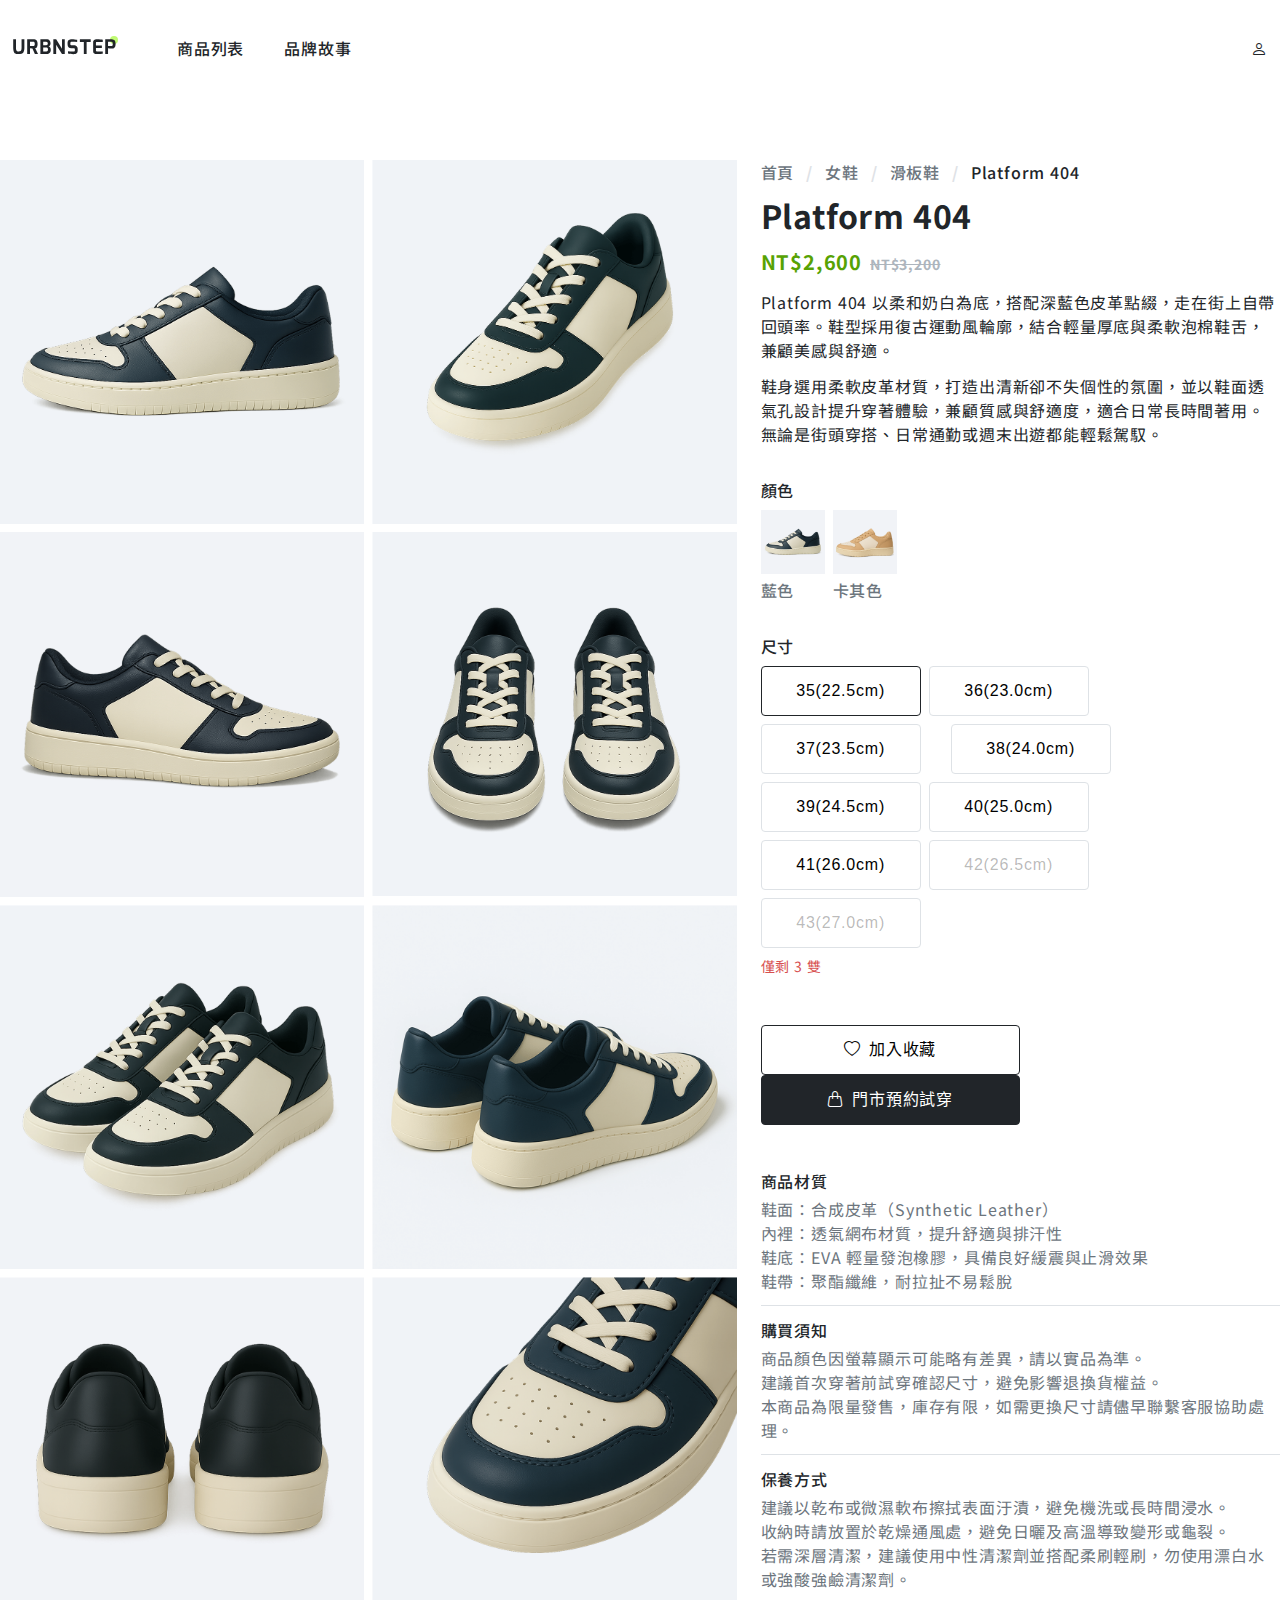
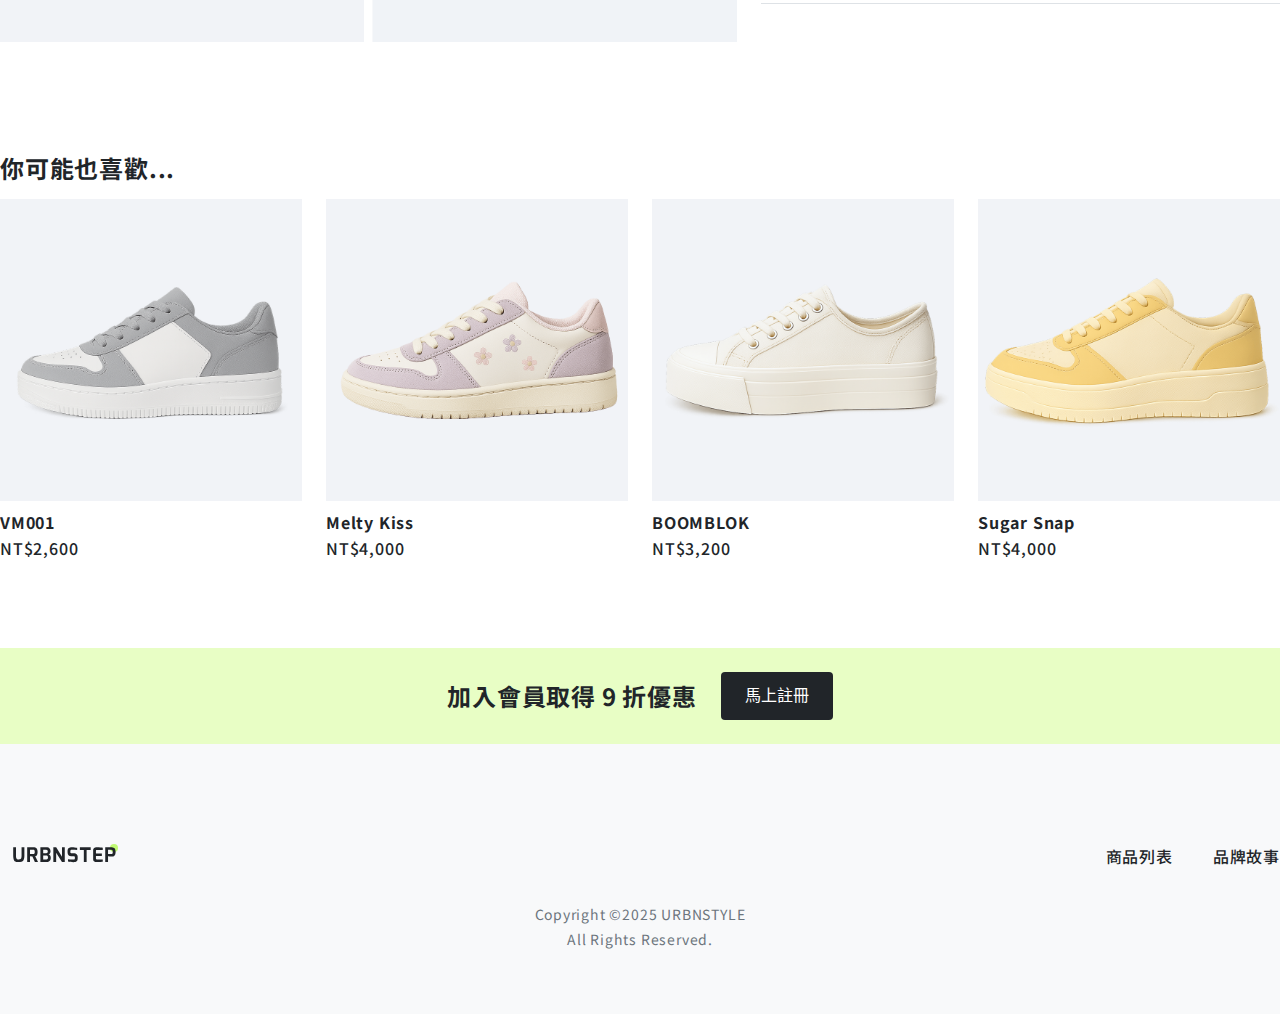
<file: productInfo.html>
<!DOCTYPE html>
<html lang="zh-TW">
<head>
    <meta charset="UTF-8">
    <meta name="viewport" content="width=device-width, initial-scale=1.0">
    <title>產品詳情｜URBNSTEP</title>
    <!-- 引入字體 -->
    <link rel="preconnect" href="https://fonts.googleapis.com">
    <link rel="preconnect" href="https://fonts.gstatic.com" crossorigin>
    <link href="https://fonts.googleapis.com/css2?family=Noto+Sans+TC:wght@100..900&display=swap" rel="stylesheet">
    <!-- Bootstrap Icon-->
    <link rel="stylesheet" href="https://cdn.jsdelivr.net/npm/bootstrap-icons@1.13.1/font/bootstrap-icons.min.css">
    <!-- CSS -->
    <link rel="stylesheet" href="css/all.css">
</head>
<body>
    <nav class="container py-8 d-flex align-center justify-between my-16">
        <ul class="d-flex align-center">
            <li class="mr-48"><a href="./index.html">
                <img src="./img/logo.svg" alt="URBNSTEP logo">
            </a></li>
            <li class="mr-40"><a class="py-12" href="./productList.html">商品列表</a></li>
            <li><a class="py-12" href="#">品牌故事</a></li>
        </ul>
        <a class="p-12" href="#"><i class="bi bi-person"></i></a>
    </nav>
    <main class="container">
        <div class="row py-64">
            <!-- 左側商品照片 -->
            <div class="col-7">
                <div class="product-row">
                    <div class="product-col mb-8">
                        <img src="./img/image.png" alt="product image - Platform 404">
                    </div>
                    <div class="product-col mb-8">
                        <img src="./img/image-1.png" alt="product image - Platform 404">
                    </div>
                    <div class="product-col mb-8">
                        <img src="./img/image-2.png" alt="product image - Platform 404 側面">
                    </div>
                    <div class="product-col mb-8">
                        <img src="./img/image-3.png" alt="product image - Platform 404">
                    </div>
                    <div class="product-col mb-8">
                        <img src="./img/image-4.png" alt="product image - Platform 404">
                    </div>
                    <div class="product-col mb-8">
                        <img src="./img/image-5.png" alt="product image - Platform 404">
                    </div>
                    <div class="product-col">
                        <img src="./img/image-6.png" alt="product image - Platform 404">
                    </div>
                    <div class="product-col">
                        <img src="./img/image-7.png" alt="product image - Platform 404">
                    </div>
                </div>
            </div>
            <!-- 右邊商品詳情 -->
             <div class="col-5">
                <!-- 麵包屑導覽 -->
                <div class="container mb-12">
                    <nav>
                        <ol class="d-flex">
                            <li class="breadcrumb-item"><a class="breadcrumb-link" href="/index.html">首頁</a></li>
                            <li class="breadcrumb-item"><a class="breadcrumb-link" href="#">女鞋</a></li>
                            <li class="breadcrumb-item"><a class="breadcrumb-link" href="#">滑板鞋</a></li>
                            <li class="breadcrumb-item text-md">Platform 404</li>
                        </ol>
                    </nav>
                </div>
                <h1 class="heading-2 mb-16">Platform 404</h1>
                <p class="heading-5 text-primary-400 mb-16">NT$2,600<del class="del-price text-sm text-neutral-500">NT$3,200</del></p>
                <p class="pb-12">
                    Platform 404 以柔和奶白為底，搭配深藍色皮革點綴，走在街上自帶回頭率。鞋型採用復古運動風輪廓，結合輕量厚底與柔軟泡棉鞋舌，兼顧美感與舒適。
                </p>
                <p class="mb-32">
                    鞋身選用柔軟皮革材質，打造出清新卻不失個性的氛圍，並以鞋面透氣孔設計提升穿著體驗，兼顧質感與舒適度，適合日常長時間著用。無論是街頭穿搭、日常通勤或週末出遊都能輕鬆駕馭。
                </p>
                <div>
                    <!-- 產品顏色 -->
                    <h3 class="text-md mb-8">顏色</h3>
                    <div class="d-flex mb-32">
                        <div class="product-color mr-8">
                            <img class="pb-4" src="./img/product.png" alt="Platform 404 藍色">
                            <p class="text-md text-neutral-600">藍色</p>
                        </div>
                        <div class="product-color">
                            <img class="pb-4" src="./img/product-1.png" alt="Platform 404 卡其色">
                            <p class="text-md text-neutral-600">卡其色</p>
                        </div>
                    </div>
                    <!-- 產品尺寸 -->
                    <h3 class="text-md mb-8">尺寸</h3>
                    <div class="d-flex flex-wrap">
                        <button class="active btn-neutral-outlined-text btn-product-size mr-8 mb-8"  type="button">35(22.5cm)
                        </button>
                        <button class="btn-neutral-outlined-text btn-product-size mr-8 mb-8"  type="button">36(23.0cm)
                        </button>
                        <button class="btn-neutral-outlined-text btn-product-size mr-30 mb-8"  type="button">37(23.5cm)
                        </button>
                        <button class="btn-neutral-outlined-text btn-product-size mr-8 mb-8"  type="button">38(24.0cm)
                        </button>
                        <button class="btn-neutral-outlined-text btn-product-size mr-8 mb-8"  type="button">39(24.5cm)
                        </button>
                        <button class="btn-neutral-outlined-text btn-product-size mr-30 mb-8"  type="button">40(25.0cm)
                        </button>
                        <button class="btn-neutral-outlined-text btn-product-size mr-8 mb-8"  type="button">41(26.0cm)
                        </button>
                        <button disabled class="btn-neutral-outlined-text btn-product-size mr-8 mb-8"  type="button">42(26.5cm)
                        </button>
                        <button disabled class="btn-neutral-outlined-text btn-product-size mr-30 mb-8"  type="button">43(27.0cm)
                        </button>
                    </div>
                    <p class="text-danger-300 text-sm mb-48">僅剩 3 雙</p>
                    <!-- 行動按鈕 -->
                    <div class="mb-32">
                        <button class="btn-neutral-outlined-text action-btn" type="button"><i class="bi bi-heart mr-8"></i>加入收藏</button>
                        <button class="active btn-neutral-outlined-text action-btn" type="button"><i class="bi bi-handbag mr-8"></i>門市預約試穿</button>
                    </div>
                    <section class="info-block py-12">
                        <h3 class="text-md mb-4">商品材質</h3>
                        <ul>
                            <li class="text-neutral-600">
                                鞋面：合成皮革（Synthetic Leather）
                            </li>
                            <li class="text-neutral-600">
                                內裡：透氣網布材質，提升舒適與排汗性
                            </li>
                            <li class="text-neutral-600">
                                鞋底：EVA 輕量發泡橡膠，具備良好緩震與止滑效果
                            </li>
                            <li class="text-neutral-600">
                                鞋帶：聚酯纖維，耐拉扯不易鬆脫
                            </li>
                        </ul>
                    </section>
                    <section class="info-block py-12">
                        <h3 class="text-md mb-4">購買須知</h3>
                        <p class="text-neutral-600">
                            商品顏色因螢幕顯示可能略有差異，請以實品為準。<br>建議首次穿著前試穿確認尺寸，避免影響退換貨權益。<br>本商品為限量發售，庫存有限，如需更換尺寸請儘早聯繫客服協助處理。
                        </p>
                    </section>
                    <section class="info-block py-12">
                        <h3 class="text-md mb-4">保養方式</h3>
                        <p class="text-neutral-600">
                            建議以乾布或微濕軟布擦拭表面汙漬，避免機洗或長時間浸水。<br>收納時請放置於乾燥通風處，避免日曬及高溫導致變形或龜裂。<br>若需深層清潔，建議使用中性清潔劑並搭配柔刷輕刷，勿使用漂白水或強酸強鹼清潔劑。
                        </p>
                    </section>
                </div>
             </div>
        </div>
    </main>
    <div class="container py-48 mb-40">
        <h2 class="heading-4 mb-16">你可能也喜歡...</h2>
        <ul class="row">
            <li class="col-3">
                <a href="./productInfo.html">
                    <img class="pb-12" src="./img/product-2.png" alt="VM001">
                    <h2 class="heading-6 pb-4 ">VM001</h2>
                    <data class="text-md" value="2600">NT$2,600</data>
                </a>
            </li>
            <li class="col-3">
                <a href="./productInfo.html">
                    <img class="pb-12" src="./img/product-3.png" alt="Melty Kiss">
                    <h2 class="heading-6 pb-4 ">Melty Kiss</h2>
                    <data class="text-md" value="4000">NT$4,000</data>
                </a>
            </li>
            <li class="col-3">
                <a href="./productInfo.html">
                    <img class="pb-12" src="./img/product-4.png" alt="BOOMBLOK">
                    <h2 class="heading-6 pb-4 ">BOOMBLOK</h2>
                    <data class="text-md" value="3200">NT$3,200</data>
                </a>
            </li>
            <li class="col-3">
                <a href="./productInfo.html">
                    <img class="pb-12" src="./img/product-7.png" alt="Sugar Snap">
                    <h2 class="heading-6 pb-4 ">Sugar Snap</h2>
                    <data class="text-md" value="4000">NT$4,000</data>
                </a>
            </li>
        </ul>
    </div>
    <!-- Call to Action -->
    <section class="CTA d-flex justify-center align-center bg-primary-200 py-24">
        <p class="heading-4 mr-24">加入會員取得 9 折優惠</p>
        <button class="btn-neutral-filled-text" type="button">馬上註冊</button>
    </section>
    <!-- footer -->
     <footer class="py-64 bg-neutral-100">
        <nav class="container py-8 d-flex align-center justify-between my-16">
            <a href="./index.html">
                <img src="./img/logo.svg" alt="URBNSTEP logo">
            </a>
            <ul class="d-flex align-center">
                <li class="mr-40"><a class="py-12" href="./productList.html">商品列表</a></li>
                <li><a class="py-12" href="#">品牌故事</a></li>
            </ul>
        </nav>
        <div class="copyright">
            <p class="text-sm pb-4">Copyright ©2025 URBNSTYLE</p>
            <p class="text-sm">All Rights Reserved.</p>
        </div>
     </footer>
</body>
</html>
</file>
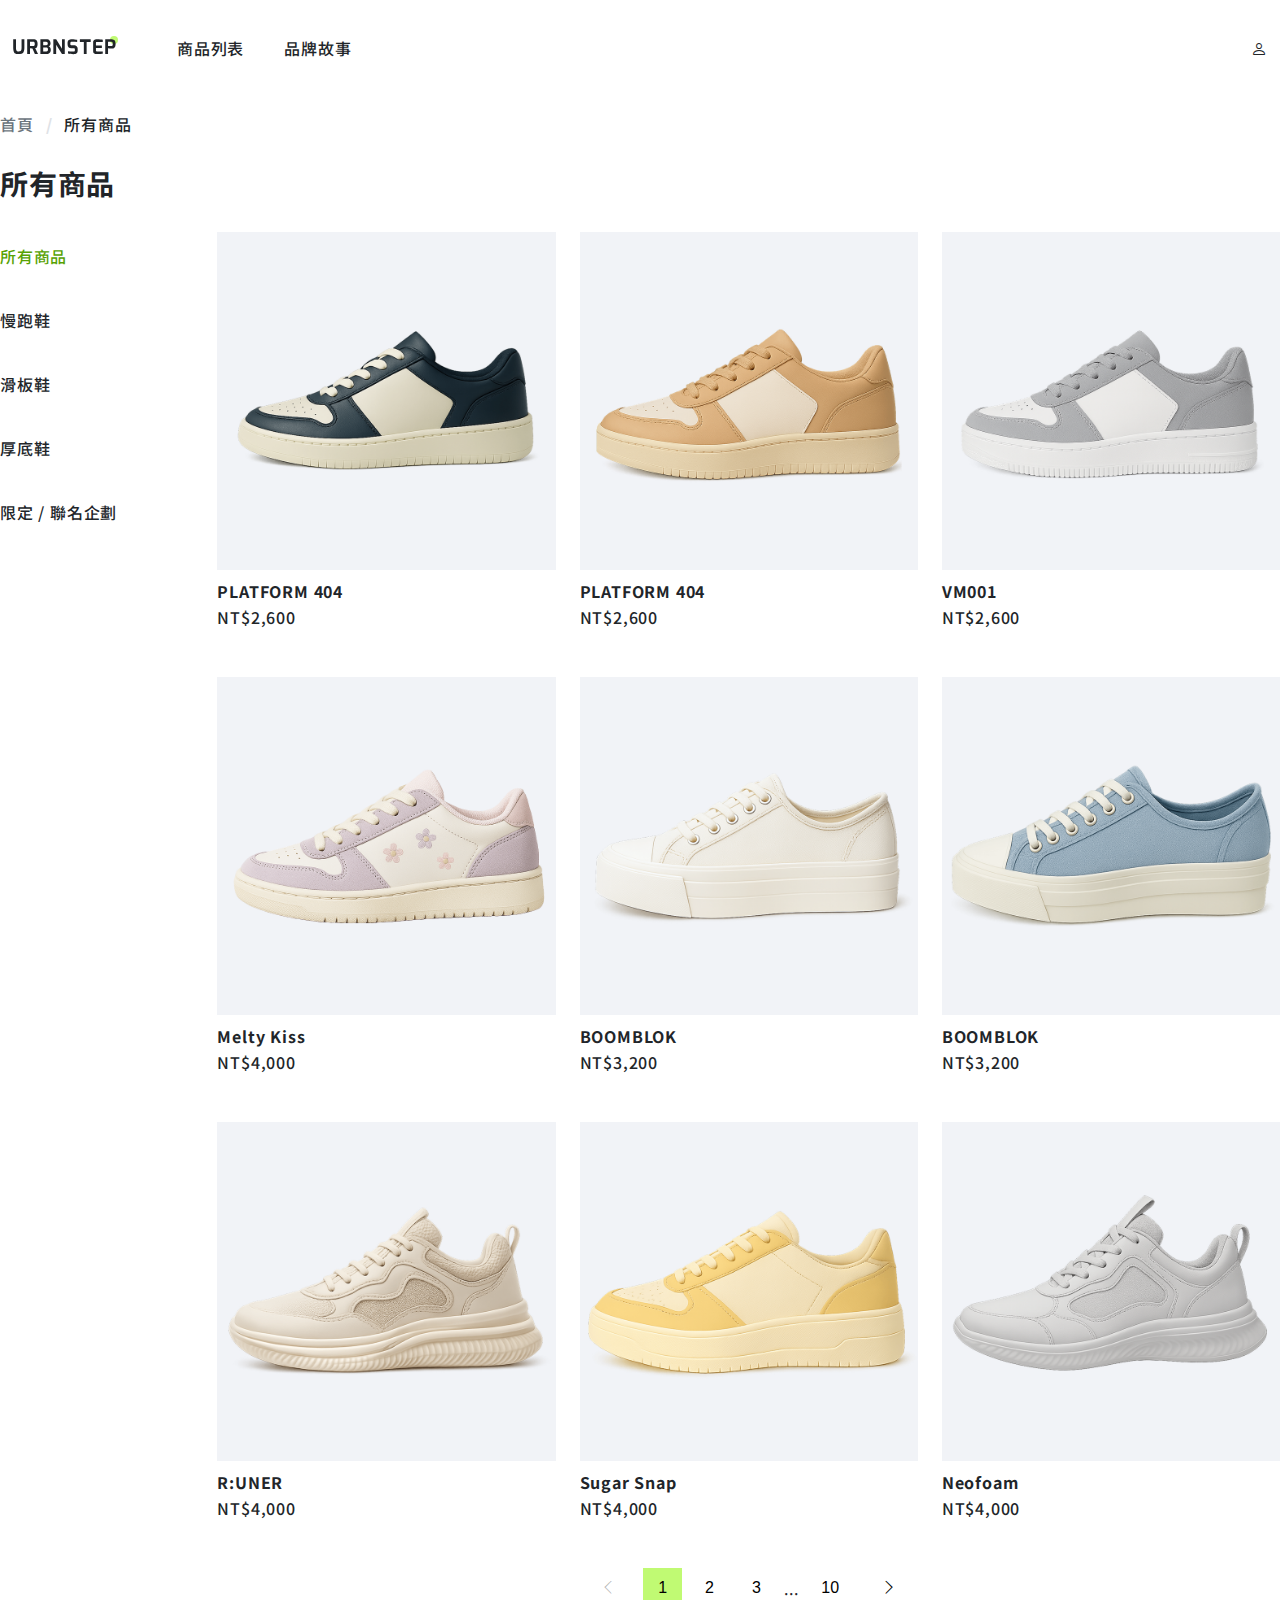
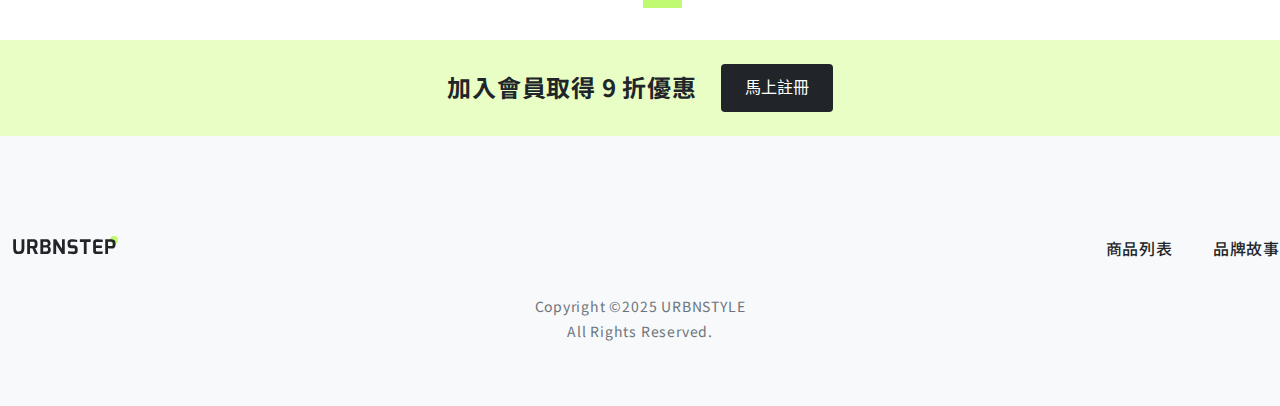
<file: productList.html>
<!DOCTYPE html>
<html lang="zh-TW">
<head>
    <meta charset="UTF-8">
    <meta name="viewport" content="width=device-width, initial-scale=1.0">
    <title>所有產品｜URBNSTEP</title>
    <!-- 引入字體 -->
    <link rel="preconnect" href="https://fonts.googleapis.com">
    <link rel="preconnect" href="https://fonts.gstatic.com" crossorigin>
    <link href="https://fonts.googleapis.com/css2?family=Noto+Sans+TC:wght@100..900&display=swap" rel="stylesheet">
    <!-- Bootstrap Icon-->
    <link rel="stylesheet" href="https://cdn.jsdelivr.net/npm/bootstrap-icons@1.13.1/font/bootstrap-icons.min.css">
    <!-- CSS -->
    <link rel="stylesheet" href="css/all.css">
</head>
<body>
    <nav class="container py-8 d-flex align-center justify-between my-16">
        <ul class="d-flex align-center">
            <li class="mr-48"><a href="index.html">
                <img src="img/logo.svg" alt="URBNSTEP logo">
            </a></li>
            <li class="mr-40"><a class="py-12" href="productList.html">商品列表</a></li>
            <li><a class="py-12" href="#">品牌故事</a></li>
        </ul>
        <a class="p-12" href="#"><i class="bi bi-person"></i></a>
    </nav>
    <!-- 麵包屑導覽 -->
    <div class="container mb-24 mt-32">
        <nav>
            <ol class="d-flex">
                <li class="breadcrumb-item"><a class="breadcrumb-link" href="/index.html">首頁</a></li>
                <li class="breadcrumb-item">所有商品</li>
            </ol>
        </nav>
    </div>
    <!-- 本頁標題 -->
    <div class="container">
        <h1 class="heading-3 py-7 mb-24">所有商品</h1>
    </div> 
    <!-- 主要內容 -->
    <main class="container">
        <div class="row">
            <!-- 左側選單 -->
            <div class="col-2">
                <nav>
                    <ul class="menu">
                        <li><a class="py-12 mb-16 active" href="#">所有商品</a></li>
                        <li><a class="py-12 mb-16" href="#">慢跑鞋</a></li>
                        <li><a class="py-12 mb-16" href="#">滑板鞋</a></li>
                        <li><a class="py-12 mb-16" href="#">厚底鞋</a></li>
                        <li><a class="py-12" href="#">限定 / 聯名企劃</a></li>
                    </ul>
                </nav>
            </div>
            <!-- 右側商品 -->
            <div class="col-10">
                <ul class="row">
                    <li class="col-4 mb-48">
                        <a href="/productInfo.html">
                            <img class="pb-12" src="/img/product.png" alt="PLATFORM 404 blue">
                            <h2 class="heading-6 pb-4 ">PLATFORM 404</h2>
                            <data class="text-md" value="2600">NT$2,600</data>
                        </a>
                    </li>
                    <li class="col-4 mb-48">
                        <a href="/productInfo.html">
                            <img class="pb-12" src="/img/product-1.png" alt="PLATFORM 404 orange">
                            <h2 class="heading-6 pb-4 ">PLATFORM 404</h2>
                            <data class="text-md" value="2600">NT$2,600</data>
                        </a>
                    </li>
                    <li class="col-4 mb-48">
                        <a href="/productInfo.html">
                            <img class="pb-12" src="./img/product-2.png" alt="VM001">
                            <h2 class="heading-6 pb-4 ">VM001</h2>
                            <data class="text-md" value="2600">NT$2,600</data>
                        </a>
                    </li>
                    <li class="col-4 mb-48">
                        <a href="/productInfo.html">
                            <img class="pb-12" src="/img/product-3.png" alt="Melty Kiss">
                            <h2 class="heading-6 pb-4 ">Melty Kiss</h2>
                            <data class="text-md" value="4000">NT$4,000</data>
                        </a>
                    </li>
                    <li class="col-4 mb-48">
                        <a href="/productInfo.html">
                            <img class="pb-12" src="/img/product-4.png" alt="BOOMBLOK">
                            <h2 class="heading-6 pb-4 ">BOOMBLOK</h2>
                            <data class="text-md" value="3200">NT$3,200</data>
                        </a>
                    </li>
                    <li class="col-4 mb-48">
                        <a href="/productInfo.html">
                            <img class="pb-12" src="/img/product-5.png" alt="BOOMBLOK">
                            <h2 class="heading-6 pb-4 ">BOOMBLOK</h2>
                            <data class="text-md" value="3200">NT$3,200</data>
                        </a>
                    </li>
                    <li class="col-4 mb-48">
                        <a href="/productInfo.html">
                            <img class="pb-12" src="/img/product-6.png" alt="R:UNER">
                            <h2 class="heading-6 pb-4 ">R:UNER</h2>
                            <data class="text-md" value="4000">NT$4,000</data>
                        </a>
                    </li>
                    <li class="col-4 mb-48">
                        <a href="/productInfo.html">
                            <img class="pb-12" src="/img/product-7.png" alt="Sugar Snap">
                            <h2 class="heading-6 pb-4 ">Sugar Snap</h2>
                            <data class="text-md" value="4000">NT$4,000</data>
                        </a>
                    </li>
                    <li class="col-4 mb-48">
                        <a href="/productInfo.html">
                            <img class="pb-12" src="/img/product-8.png" alt="Neofoam">
                            <h2 class="heading-6 pb-4 ">Neofoam</h2>
                            <data class="text-md" value="4000">NT$4,000</data>
                        </a>
                    </li>
                </ul>
                <!-- 分頁 -->
                 <ul class="d-flex justify-center align-center mb-32">
                    <li class="mr-12 page-item">
                        <button disabled class="btn-page" type="button">
                            <i class="bi bi-chevron-left">
                            </i>
                        </button>
                    </li>
                    <li class="mr-8 page-item active"><button class="btn-page" type="button">1</button></li>
                    <li class="mr-8 page-item"><button class="btn-page" type="button">2</button></li>
                    <li class="mr-8 page-item"><button class="btn-page" type="button">3</button></li>
                    <li class="mr-8 page-item">...</li>
                    <li class="mr-12 page-item"><button class="btn-page" type="button">10</button></li>
                    <li class="page-item"><button class="btn-page" type="button"><i class="bi bi-chevron-right"></i></button></li>
                 </ul>
            </div>
        </div>
    </main> 
    <!-- Call to Action -->
    <section class="CTA d-flex justify-center align-center bg-primary-200 py-24">
        <p class="heading-4 mr-24">加入會員取得 9 折優惠</p>
        <button class="btn-neutral-filled-text" type="button">馬上註冊</button>
    </section>
    <!-- footer -->
     <footer class="py-64 bg-neutral-100">
        <nav class="container py-8 d-flex align-center justify-between my-16">
            <a href="index.html">
                <img src="img/logo.svg" alt="URBNSTEP logo">
            </a>
            <ul class="d-flex align-center">
                <li class="mr-40"><a class="py-12" href="productList.html">商品列表</a></li>
                <li><a class="py-12" href="#">品牌故事</a></li>
            </ul>
        </nav>
        <div class="copyright">
            <p class="text-sm pb-4">Copyright ©2025 URBNSTYLE</p>
            <p class="text-sm">All Rights Reserved.</p>
        </div>
     </footer>
</body>
</html>
</file>
<file: css/all.css>
@charset "UTF-8";
/* 顏色 */
/* http://meyerweb.com/eric/tools/css/reset/ 
   v2.0 | 20110126
   License: none (public domain)
*/
html, body, div, span, applet, object, iframe,
h1, h2, h3, h4, h5, h6, p, blockquote, pre,
a, abbr, acronym, address, big, cite, code,
del, dfn, em, img, ins, kbd, q, s, samp,
small, strike, strong, sub, sup, tt, var,
b, u, i, center,
dl, dt, dd, ol, ul, li,
fieldset, form, label, legend,
table, caption, tbody, tfoot, thead, tr, th, td,
article, aside, canvas, details, embed,
figure, figcaption, footer, header, hgroup,
menu, nav, output, ruby, section, summary,
time, mark, audio, video {
  margin: 0;
  padding: 0;
  border: 0;
  font-size: 100%;
  font: inherit;
  vertical-align: baseline;
}

/* HTML5 display-role reset for older browsers */
article, aside, details, figcaption, figure,
footer, header, hgroup, menu, nav, section {
  display: block;
}

body {
  line-height: 1;
}

ol, ul {
  list-style: none;
}

blockquote, q {
  quotes: none;
}

blockquote:before, blockquote:after,
q:before, q:after {
  content: "";
  content: none;
}

table {
  border-collapse: collapse;
  border-spacing: 0;
}

/* * {
    outline: 1px solid #000;
} */
*,
*::before,
*::after {
  box-sizing: border-box;
}

/* 基本標籤樣式設定 */
body {
  font-family: "Noto Sans TC", sans-serif;
  font-size: 16px;
  font-weight: 400;
  line-height: 1.5;
  letter-spacing: 0.05em;
  color: #212529;
}

img {
  max-width: 100%;
  height: auto;
  vertical-align: middle;
}

a {
  color: #212529;
  text-decoration: none;
  display: block;
  font-weight: 500;
}
a:hover {
  color: #57A203;
}

/* 格線系統 */
.container {
  max-width: 1296px;
  margin: 0 auto;
  /*     padding-right: 12px;
      padding-left: 12px; */
}

.row {
  display: flex;
  flex-wrap: wrap;
  margin-left: -12px;
  margin-right: -12px;
}

[class*=col-] {
  padding-left: 12px;
  padding-right: 12px;
}

.col-1 {
  width: 8.3333333333%;
}

.col-2 {
  width: 16.6666666667%;
}

.col-3 {
  width: 25%;
}

.col-4 {
  width: 33.3333333333%;
}

.col-5 {
  width: 41.6666666667%;
}

.col-7 {
  width: 58.3333333333%;
}

.col-10 {
  width: 83.3333333333%;
}

.col-12 {
  width: 100%;
}

/* 通用樣式 */
.heading-1 {
  font-size: 40px;
  line-height: 1.2;
  font-weight: 700;
}

.heading-2 {
  font-size: 32px;
  line-height: 1.2;
  font-weight: 700;
}

.heading-3 {
  font-size: 28px;
  line-height: 1.2;
  font-weight: 700;
}

.heading-4 {
  font-size: 24px;
  line-height: 1.2;
  font-weight: 700;
}

.heading-5 {
  font-size: 20px;
  line-height: 1.2;
  font-weight: 700;
}

.heading-6 {
  font-size: 16px;
  line-height: 1.2;
  font-weight: 700;
}

/* 文字大小、顏色 */
.text-sm {
  font-size: 14px;
}

.text-md {
  font-weight: 500;
}

.text-primary-400 {
  color: #57A203;
}

.text-neutral-500 {
  color: #ADB5BD;
}

.text-neutral-600 {
  color: #6C757D;
}

.text-neutral-900 {
  color: #212529;
}

.text-danger-300 {
  color: #D74F4F;
}

/* 按鈕 */
.btn-page {
  font-size: 16px;
  line-height: 1.5;
  padding: 8px 15px;
  border: none;
  cursor: pointer; /* 改變游標樣式，可點的小手 */
  background-color: transparent; /* 背景透明 */
}

.btn-neutral-filled-text {
  font-size: 16px;
  font-weight: 500;
  line-height: 1.5;
  border-radius: 4px;
  padding: 12px 24px;
  border: none;
  cursor: pointer; /* 改變游標樣式，可點的小手 */
  background-color: #212529;
  color: #fff;
}
.btn-neutral-filled-text:hover {
  background-color: #495057;
}

.btn-neutral-outlined-text {
  font-size: 16px;
  font-weight: 500;
  line-height: 1.5;
  border-radius: 4px;
  letter-spacing: 0.05em;
  padding: 12px 24px;
  cursor: pointer; /* 改變游標樣式，可點的小手 */
  background-color: transparent; /* 背景透明 */
  border: 1px solid #212529;
}
.btn-neutral-outlined-text:hover {
  background-color: #212529;
  color: #fff;
}

/* 背景顏色 */
.bg-primary-200 {
  background-color: #E8FEC5;
}

.bg-neutral-100 {
  background-color: #F8F9FA;
}

/* 排版 */
.d-flex {
  display: flex;
}

.justify-between {
  justify-content: space-between;
}

.justify-center {
  justify-content: center;
}

.align-center {
  align-items: center;
}

.flex-wrap {
  flex-wrap: wrap;
}

/* 間距 */
.p-12 {
  padding: 12px;
}

.pb-4 {
  padding-bottom: 4px;
}

.pb-12 {
  padding-bottom: 12px;
}

.py-7 {
  padding-top: 7px;
  padding-bottom: 7px;
}

.py-8 {
  padding-top: 8px;
  padding-bottom: 8px;
}

.py-12 {
  padding-top: 12px;
  padding-bottom: 12px;
}

.py-24 {
  padding-top: 24px;
  padding-bottom: 24px;
}

.py-48 {
  padding-top: 48px;
  padding-bottom: 48px;
}

.py-64 {
  padding-top: 64px;
  padding-bottom: 64px;
}

.mt-32 {
  margin-top: 32px;
}

.mr-8 {
  margin-right: 8px;
}

.mr-12 {
  margin-right: 12px;
}

.mr-24 {
  margin-right: 24px;
}

.mr-30 {
  margin-right: 30px;
}

.mr-40 {
  margin-right: 40px;
}

.mr-48 {
  margin-right: 48px;
}

.mb-4 {
  margin-bottom: 4px;
}

.mb-8 {
  margin-bottom: 8px;
}

.mb-12 {
  margin-bottom: 12px;
}

.mb-16 {
  margin-bottom: 16px;
}

/* .mb-20 {
    margin-bottom: 20px;
} */
.mb-24 {
  margin-bottom: 24px;
}

.mb-32 {
  margin-bottom: 32px;
}

.mb-40 {
  margin-bottom: 40px;
}

.mb-48 {
  margin-bottom: 48px;
}

.my-16 {
  margin-top: 16px;
  margin-bottom: 16px;
}

.copyright {
  text-align: center;
  color: #6C757D;
}

/* 麵包屑導航元件 */
.breadcrumb-item + .breadcrumb-item::before {
  content: "/";
  padding: 0 12px;
  font-weight: 700;
  color: #DEE2E6;
}

.breadcrumb-item {
  display: flex;
  font-weight: 500;
}

.breadcrumb-link {
  color: #6C757D;
}

/* 側邊選單 */
.menu a:hover {
  color: #57A203;
}
.menu .active {
  color: #57A203;
}

/* 分頁按鈕 */
.page-item.active {
  font-weight: 500;
  background-color: #C0FA73;
}
.page-item:hover {
  background-color: #C0FA73;
}

/* 左側 - 產品圖片（參考助教設定） */
.product-row {
  display: flex;
  flex-wrap: wrap;
  margin-right: -4px;
  margin-left: -4px;
}

.product-col {
  width: 50%;
  padding-right: 4px;
  padding-left: 4px;
}

/* 右側 產品詳情 */
/* 價格 */
.del-price {
  padding-left: 8px;
}

/* 顏色 */
.product-color {
  width: 64px;
}

/* 尺寸 */
.btn-product-size {
  width: 160px;
  border: 1px solid #DEE2E6;
}
.btn-product-size.active {
  border: 1px solid #212529;
}

.action-btn {
  width: 259px;
}
.action-btn.active {
  background-color: #212529;
  color: #fff;
}

/* 細節介紹 */
.info-block {
  border-bottom: 1px solid #DEE2E6;
}
</file>
